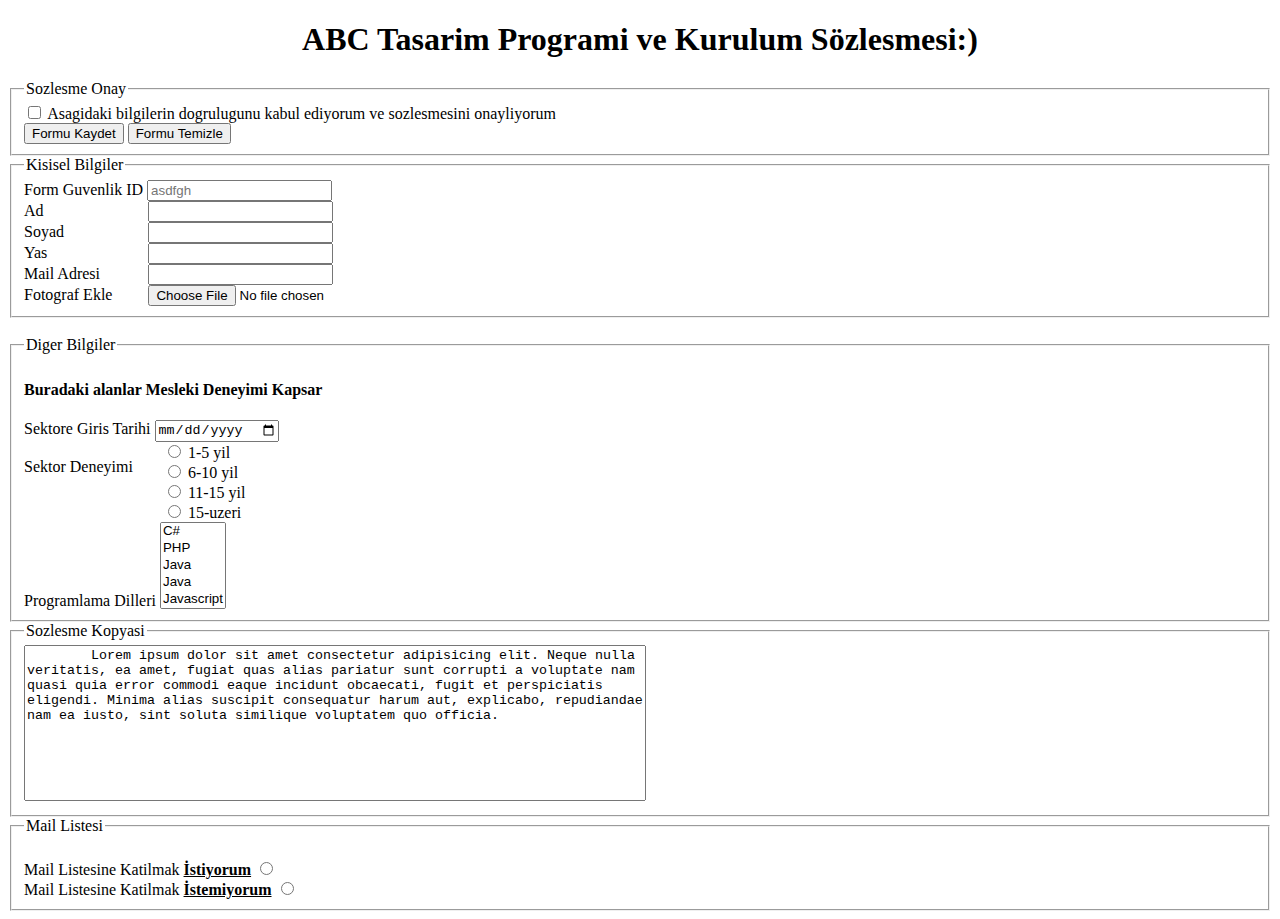
<file: Assignments/ABC TASARIM PROGRAMI/index.html>
<!DOCTYPE html>
<html lang="en">
<head>
    <meta charset="UTF-8">
    <meta name="viewport" content="width=device-width, initial-scale=1.0">
    <title>Odev-1</title>
    <link rel="stylesheet" href="style.css">
</head>
<body>

    <h1 style="text-align: center;">ABC Tasarim Programi ve Kurulum Sözlesmesi:)</h1>
    <form action="">
    <fieldset>
        <legend>Sozlesme Onay</legend>
        <input type="checkbox" name="Formu_kaydet" id="1">
        <label for="1">Asagidaki bilgilerin dogrulugunu kabul ediyorum ve sozlesmesini onayliyorum </label><br>
        
        
        
        
        
        
        <input type="submit" value="Formu Kaydet">
        <input type="submit" value="Formu Temizle">


    </fieldset>

    <fieldset class="okey">
        <legend>Kisisel Bilgiler</legend>
        <label for="input_3">Form Guvenlik ID</label>
        <input type="" name="Ad" id="input_3" placeholder="asdfgh">
        <br>
        <label for="input_4">Ad</label>
        <input type="text" name="ad" id="input_4">
        <br>
        <label for="input_5">Soyad</label>
        <input type="text" name="Ad" id="input_5">
        <br>
        <label for="input_6">Yas</label>
        <input type="" name="soyad" id="input_6">
        <br>
        <label for="input_7">Mail Adresi</label>
        <input type="email" name="mail" id="input_7">
        <br>
        <label for="input_8">Fotograf Ekle</label>
        <input type="file" name="fotograf_sec" id="input_8">
        

    </fieldset>
    <br>
    <fieldset>
        <legend>Diger Bilgiler</legend>
        <h4 style="margin-right: 30px;">Buradaki alanlar Mesleki Deneyimi Kapsar</h4>
        
        <label for="9">Sektore Giris Tarihi</label>
        <input type="date" name="sektore_giris_tarihi" id="9">
        <br>
        
        <div style="display: flex;">
            <p> Sektor Deneyimi</p>
        
                <span class="bom" style="margin: 0 30px;">
                    <input type="radio" name="tecrube" id="11">
                <label for="11">1-5 yil</label>
                <br>
                <input type="radio" name="tecrube" id="12">
                <label for="12">6-10 yil</label>
                <br>
                <input type="radio" name="tecrube" id="13">
                <label for="13">11-15 yil</label>
                <br>
                <input type="radio" name="tecrube" id="14">
                <label for="14">15-uzeri</label>
                </span>
        </div>

        <div>
            <label for="">Programlama Dilleri<label>
            <select name="liste" id="15" size="5">
                <option value="C#">C#</option>
                <option value="C#">PHP</option>
                <option value="Java">Java</option>
                <option value="Java">Java</option>
                <option value="Javascript">Javascript</option>
                <option value=""></option>
            </select>
        </div>
        
    </fieldset>

    <fieldset>
        <legend>Sozlesme Kopyasi</legend>
        <label for="16"></label>
        <textarea name="yorum" id="16" style="resize: none; width: 50%; height: 150px;">
        Lorem ipsum dolor sit amet consectetur adipisicing elit. Neque nulla veritatis, ea amet, fugiat quas alias pariatur sunt corrupti a voluptate nam quasi quia error commodi eaque incidunt obcaecati, fugit et perspiciatis eligendi. Minima alias suscipit consequatur harum aut, explicabo, repudiandae nam ea iusto, sint soluta similique voluptatem quo officia.
        </textarea>
    </fieldset>

    <fieldset>
        <legend>Mail Listesi</legend><br>

        <label for="input_22">Mail Listesine Katilmak <b><span style="text-decoration: underline;">İstiyorum</span></b></label>
        <input type="radio" id="input_22" name="istemiyorum"><br>

        <label for="input_22">Mail Listesine Katilmak <b><span style="text-decoration: underline;">İstemiyorum</span></b></label>
        <input type="radio" id="input_22" name="istemiyorum">
        
    </fieldset>




</form>
    
</body>
</html>
</file>
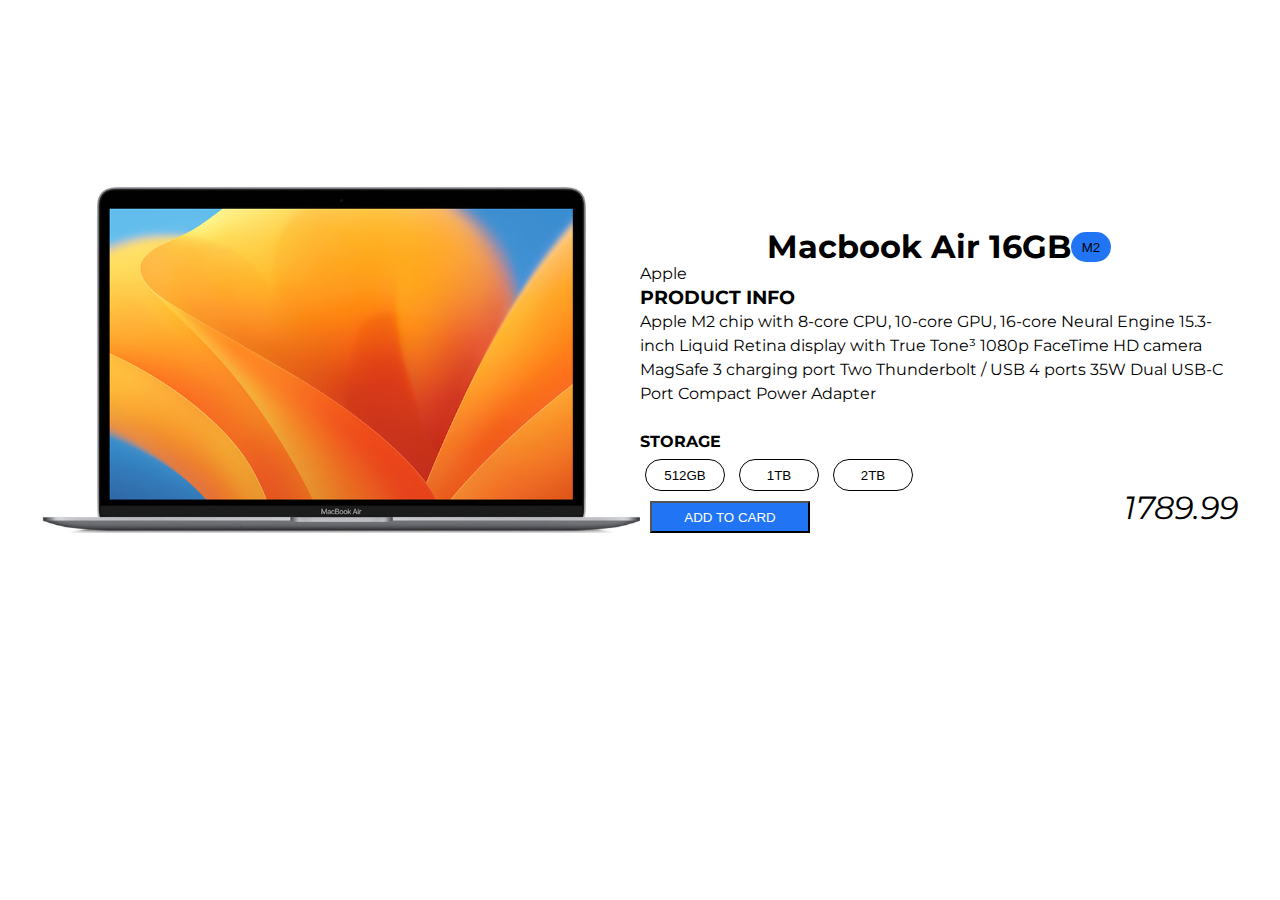
<file: Assignments/apple-air/index.html>
<!DOCTYPE html>
<html lang="en">
  <head>
    <meta charset="UTF-8" />
    <meta name="viewport" content="width=device-width, initial-scale=1.0" />
    <link rel="stylesheet" href="style.css" />
    <link
      rel="stylesheet"
      href="https://cdnjs.cloudflare.com/ajax/libs/font-awesome/6.5.1/css/all.min.css"
      integrity="sha512-DTOQO9RWCH3ppGqcWaEA1BIZOC6xxalwEsw9c2QQeAIftl+Vegovlnee1c9QX4TctnWMn13TZye+giMm8e2LwA=="
      crossorigin="anonymous"
      referrerpolicy="no-referrer"
    />
    <title>Document</title>
  </head>
  <body>
    <!--! SECTION1 IMG  -->
    <div class="container">
      <div class="section">
        <img
          src="./macbook-air-space-gray-select-201810.jfif"
          alt=""
          width="250px"
        />
      </div>
      <!--! SECTION2 INFO -->
      <div class="section2">
        <div class="section3">
          <h1>Macbook Air 16GB</h1>
          <button>M2</button>
        </div>

        <div>
          <p>Apple</p>
        </div>
        <div>
          <h3>PRODUCT INFO</h3>
          <p>
            Apple M2 chip with 8-core CPU, 10-core GPU, 16-core Neural Engine
            15.3-inch Liquid Retina display with True Tone³ 1080p FaceTime HD
            camera MagSafe 3 charging port Two Thunderbolt / USB 4 ports 35W
            Dual USB-C Port Compact Power Adapter
          </p>
          <br />
          <div class="storage">
            <h4>STORAGE</h4>
            <button>512GB</button>
            <button>1TB</button>
            <button>2TB</button>
          </div>
        </div>
        <div class="card">
          <button><i class="fa-solid fa-cart-shopping"></i>ADD TO CARD</button>
          <p><i class="fa-solid fa-dollar-sign">1789.99</i></p>
        </div>
      </div>
    </div>
  </body>
</html>
</file>
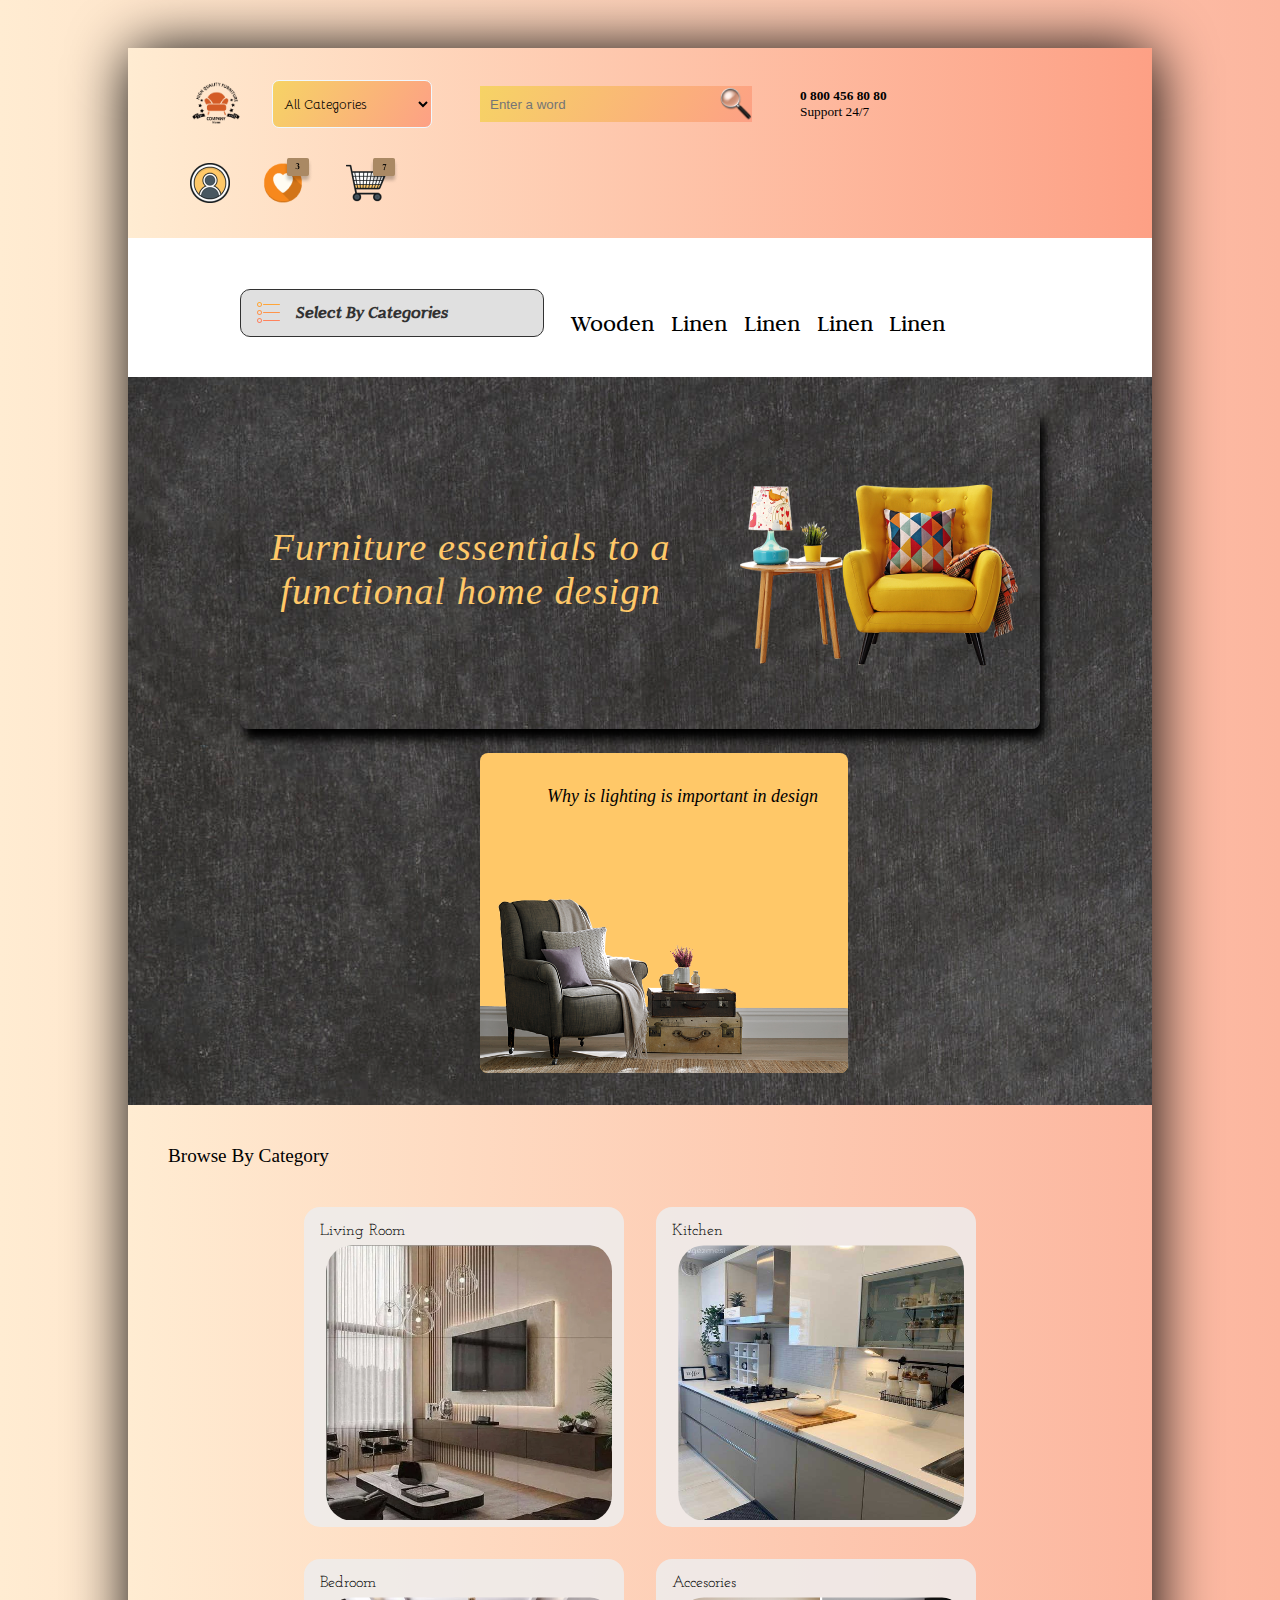
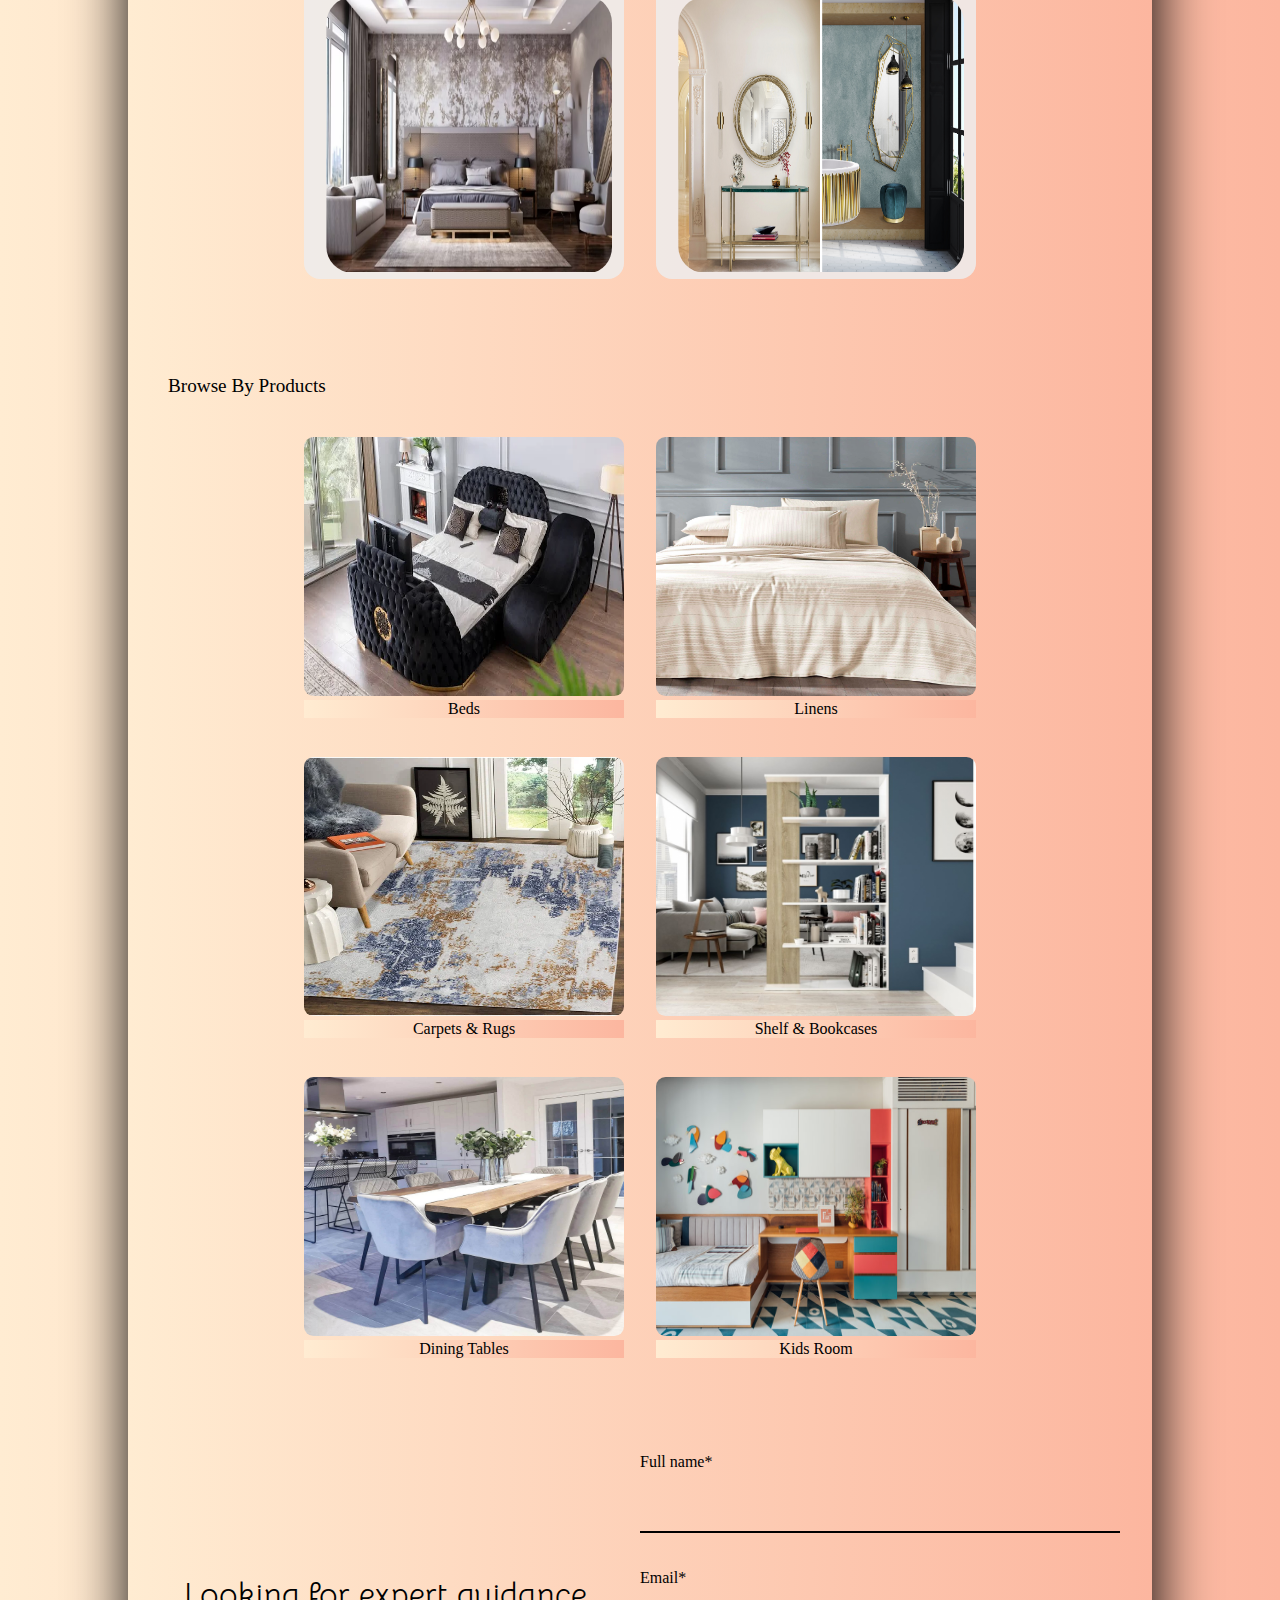
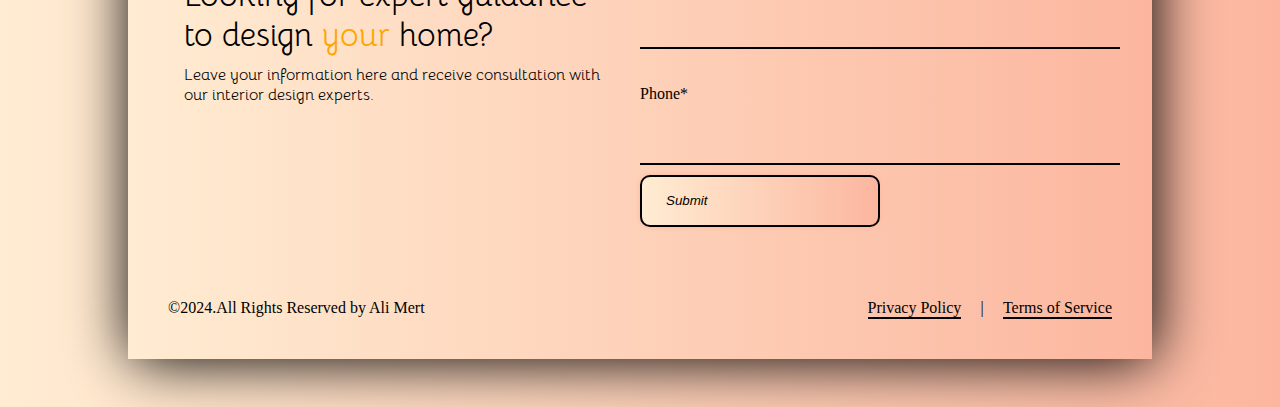
<file: Assignments/home-furnishing/index.html>
<!DOCTYPE html>
<html lang="en">
  <head>
    <meta charset="UTF-8" />
    <meta name="viewport" content="width=device-width, initial-scale=1.0" />
    <link rel="stylesheet" href="style.css" />
    <link
      rel="stylesheet"
      href="https://cdnjs.cloudflare.com/ajax/libs/font-awesome/6.5.1/css/all.min.css"
      integrity="sha512-DTOQO9RWCH3ppGqcWaEA1BIZOC6xxalwEsw9c2QQeAIftl+Vegovlnee1c9QX4TctnWMn13TZye+giMm8e2LwA=="
      crossorigin="anonymous"
      referrerpolicy="no-referrer"
    />
    <title>Home-Furnishing</title>
  </head>
  <body>
    <!--! ICONS -->
    <div class="container">
      <div class="icons">
        <div class="input">
          <img src="./img/logo.png" alt="" / class="logo">
          <div class="select-by-categories">
            <select name="" id="">
              <option value="">All Categories</option>
              <option value="">Wooden</option>
              <option value="">Linen</option>
              <option value="">Bedroom</option>
              <option value="">Kitchen</option>
            </select>
          </div>
          <div id="search">
            <input type="text" name="" id="" placeholder="Enter a word" />
            <img src="./img/magnifier.png" alt="" />
          </div>
          <div class="support">
            <p id="number">0 800 456 80 80</p>
            <p id="support">Support 24/7</p>
          </div>
        </div>
        <div class="icon">
          <img src="./img/user.png" alt="" />
          <img src="./img/heart.png" alt="" />
          <img src="./img/shoppingCart.png" alt="" />
        </div>
      </div>
      <!--! ICONS OVER -->
      <!--! LISTS -->
      <div class="conta">
        <div class="container2">
          <div id="button">
            <img src="./img/unordered-list.png" alt="" />
            <p class="paragraf 8"><b>Select By Categories</b></p>
          </div>
          <ul class="lists">
            <li>Wooden</li>
            <li>Linen</li>
            <li>Linen</li>
            <li>Linen</li>
            <li>Linen</li>
          </ul>
        </div>
      </div>
      <!--! LISTS OVER -->
      <!--! INTRODUCE TO FURNITURE -->
      <header>
        <div class="furniture-essentials">
          <div class="furniture-paragraf">
            <p>Furniture essentials to a functional home design</p>
          </div>
          <div class="sofa">
            <img src="./img/sofa.png" alt="" />
          </div>
        </div>
        <div class="light">
          <p class="light-p">Why is lighting is important in design</p>
          <img src="./img/armchair.png" alt="" />
        </div>
      </header>
      <!--! INTRODUCE TO FURNITURE OVER -->
      <!--! BROWSE BY CATEGORY -->
      <section class="category">
        <div class="category1">
          <h3 class="h3">Browse By Category</h3>
          <div class="category2">
            <div class="category3">
              <p>Living Room</p>
              <img src="./img/living-room.jpg" alt="" />
            </div>
            <div class="category3">
              <p>Kitchen</p>
              <img src="./img/kitchen.jpg" alt="" />
            </div>
            <div class="category3">
              <p>Bedroom</p>
              <img src="./img/bedroom.jpg" alt="" />
            </div>
            <div class="category3">
              <p>Accesories</p>
              <img src="./img/accesories.png" alt="" />
            </div>
          </div>
        </div>
      </section>
      <!--! BROWSE BY CATEGORY OVER -->

      <!--! BROWSE BY PRODUCTS  -->
      <section class="product">
        <div class="product1">
          <h3 class="h3">Browse By Products</h3>
          <div class="product2">
            <div class="product3">
              <img src="./img/bed.jpg" alt="" />
              <p class="product paragraf">Beds</p>
            </div>
            <div class="product3">
              <img src="./img/linen.jpeg" alt="" />
              <p class="product paragraf">Linens</p>
            </div>
            <div class="product3">
              <img src="./img/carpet.jpg" alt="" />
              <p class="product paragraf">Carpets & Rugs</p>
            </div>
            <div class="product3">
              <img src="./img/shelfs.jpg" alt="" />
              <p class="product paragraf">Shelf & Bookcases</p>
            </div>
            <div class="product3">
              <img src="./img/dining-table.jpg" alt="" />
              <p class="product paragraf">Dining Tables</p>
            </div>
            <div class="product3">
              <img src="./img/kids.jpg" alt="" />
              <p class="product paragraf">Kids Room</p>
            </div>
          </div>
        </div>
      </section>
      <!--! BROWSE BY PRODUCTS OVER  -->

      <!--! CONTACTS INFORMATIONS  -->
      <div class="contact">
        <div class="contact2">
          <p class="paragraf5">
            Looking for expert guidance to design
            <span style="color: orange">your</span> home?
          </p>
          <p id="paragraf5">
            Leave your information here and receive consultation with our
            interior design experts.
          </p>
        </div>
        <div class="forms">
          <form action="">
            <div class="form-name">
              <label for="name">Full name*</label>
              <input type="text" name="name" id="name" />
            </div>
            <br /><br />
            <div class="form-email">
              <label for="email">Email*</label>
              <input type="email" name="email" id="email" />
            </div>
            <br /><br />
            <div class="form-phone">
              <label for="phone">Phone*</label>
              <input type="tel" name="phone" id="phone" />
            </div>

            <button class="submit">Submit</button>
          </form>
        </div>
      </div>

      <!--! RESERVED  -->
      <div>
        <div class="reserved">
          <p>©2024.All Rights Reserved by Ali Mert</p>
          <div class="policy">
            <a href="#">Privacy Policy</a>|
            <a href="#">Terms of Service</a>
          </div>
        </div>
      </div>
    </div>
  </body>
</html>
</file>
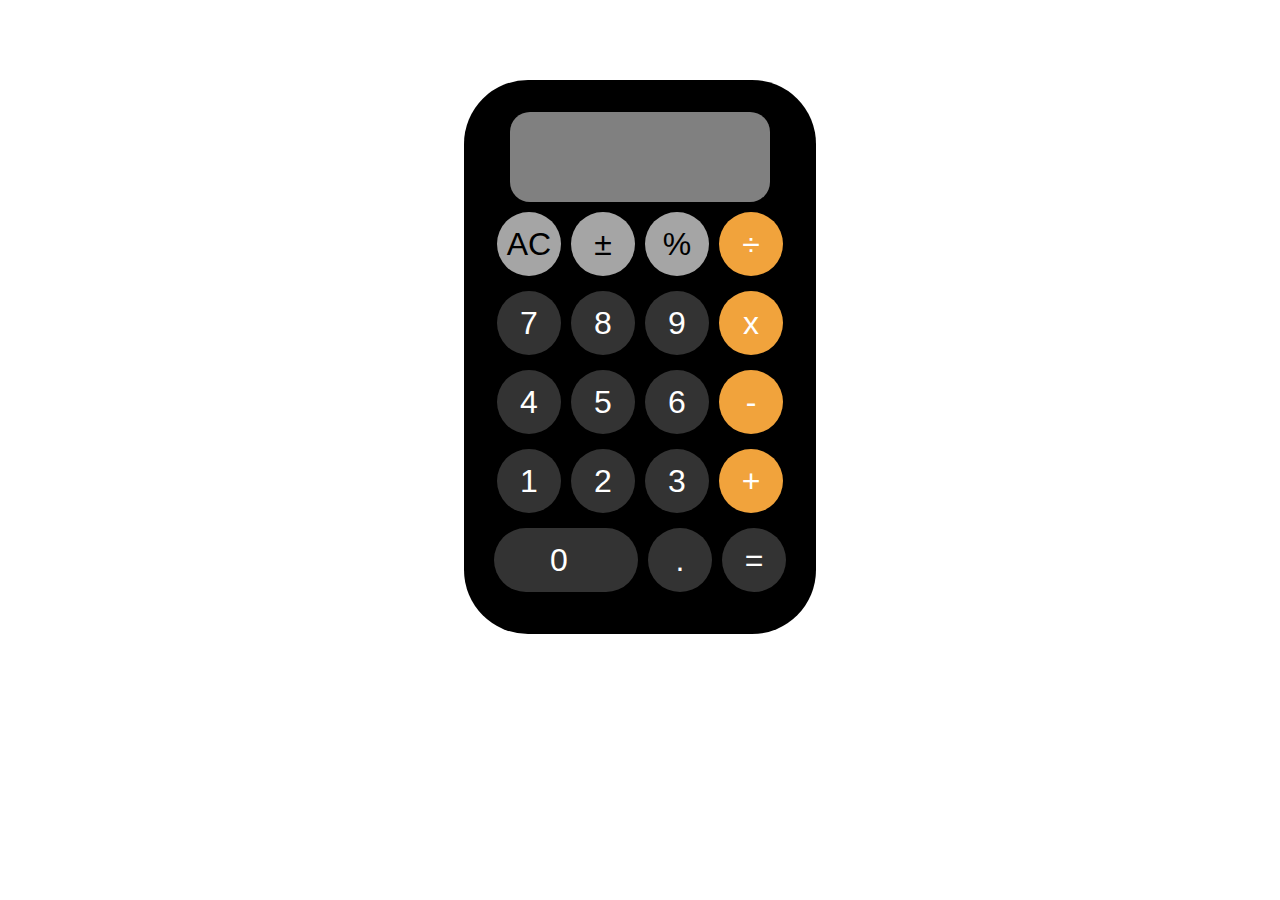
<file: Assignments/ios calculator-3/index.html>
<!DOCTYPE html>
<html lang="en">
  <head>
    <meta charset="UTF-8" />
    <meta name="viewport" content="width=device-width, initial-scale=1.0" />
    <link rel="stylesheet" href="style.css" />
    <title>Document</title>
  </head>
  <body>
    <!DOCTYPE html>
    <html lang="en">
      <head>
        <meta charset="UTF-8" />
        <meta name="viewport" content="width=device-width, initial-scale=1.0" />
        <link rel="stylesheet" href="style.css" />
        <title>Document</title>
      </head>
      <body>
        <div class="calculator">
          <div id="display"></div>
          <div class="buttons-container">
            <div class="function">
              <div class="button function ac">AC</div>
              <div class="button function pm">±</div>
              <div class="button function percent">%</div>
              <div class="button operator division">÷</div>
            </div>
            <div class="button1">
              <div class="button num number-7">7</div>
              <div class="button num number-8">8</div>
              <div class="button num number-9">9</div>
              <div class="button operator multiplication">x</div>
            </div>
            <div class="button2">
              <div class="button num number-4">4</div>
              <div class="button num number-5">5</div>
              <div class="button num number-6">6</div>
              <div class="button operator subtraction">-</div>
            </div>
            <div class="button3">
              <div class="button num number-1">1</div>
              <div class="button num number-2">2</div>
              <div class="button num number-3">3</div>
              <div class="button operator addition">+</div>
            </div>
            <div class="button4">
              <div class="button num number-0">0</div>
              <div class="button num decimal">.</div>
              <div class="button equal">=</div>
            </div>
          </div>
        </div>
        
      </body>
    </html>
  </body>
</html>
</file>
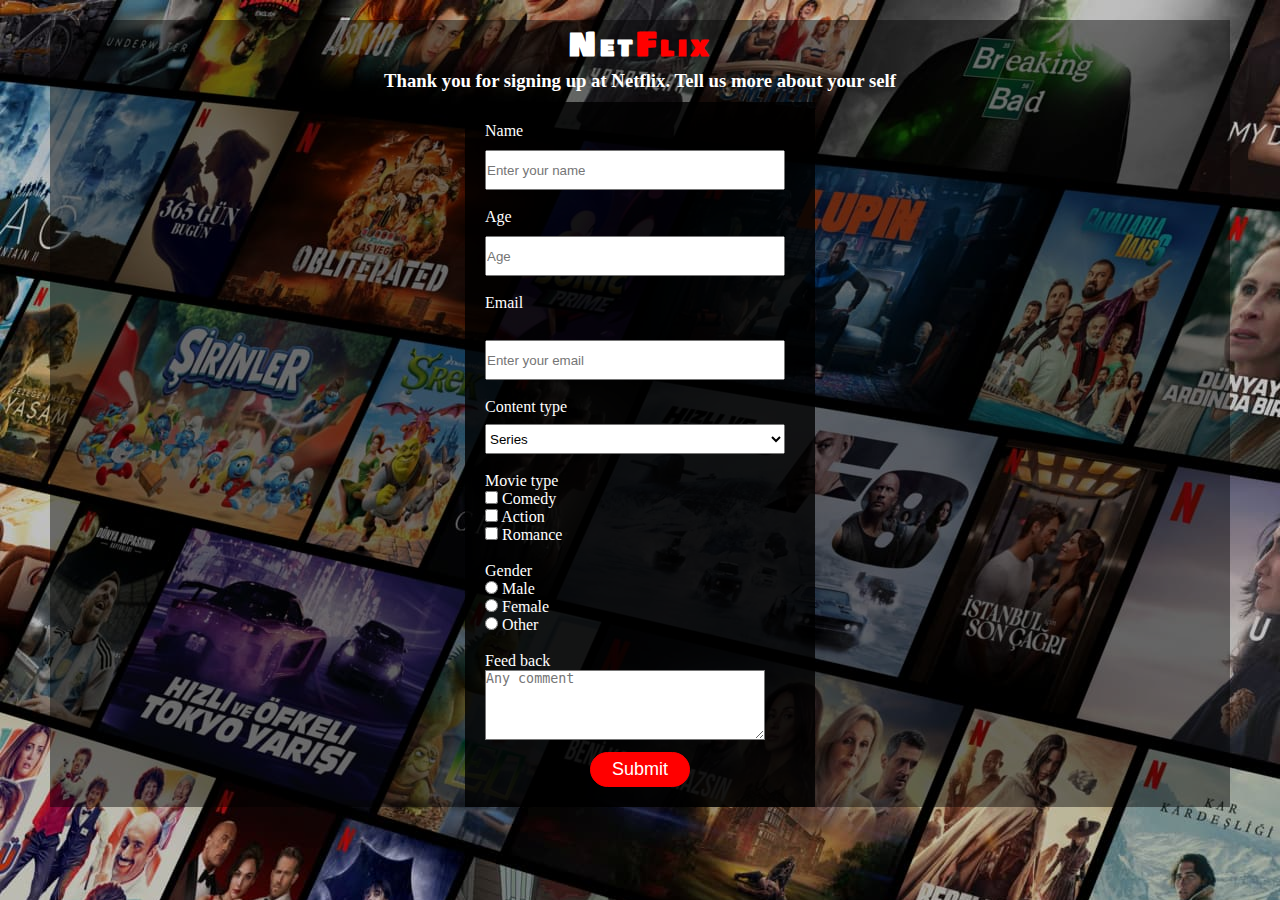
<file: Assignments/netflix/index.html>
<!DOCTYPE html>
<html lang="en">
<head>
    <meta charset="UTF-8">
    <meta name="viewport" content="width=device-width, initial-scale=1.0">
    <title>Netflix Signup</title>
    <link rel="stylesheet" href="style.css">
    <link rel="shortcut icon" href="./img/netflixlogo.0.0.1466448626.jfif" type="image/x-icon">
    <link rel="preconnect" href="https://fonts.googleapis.com%22%3E/
    <link rel="preconnect" href="https://fonts.gstatic.com/" crossorigin>
    <link href="https://fonts.googleapis.com/css2?family=Bowlby+One+SC&display=swap" rel="stylesheet">
</head>
<body>
    <form action="./result.html" method="get">


    <!-- Heading -->
    <form action="./result.html" method="get"></form>

    <div class="content">
        <h1 style="font-family: 'Bowlby One SC', sans-serif; text-align: center; font-variant: small-caps; color: white; font-variant: small-caps; letter-spacing: 4px;">Net<span style="color: red;">Flix</span></h1>
        <h3 class="p-element">
        Thank you for signing up at Netflix. Tell us more about your self
        </h3>
   
        <div class="container">
            
            <form>
                <!-- Personal Informations -->
                <label for="name">Name</label><br>
                <input type="text" id="name" name="name" required placeholder="Enter your name">
                <br><br>
                <label for="age">Age</label><br>
                <input type="number" id="age" name="age" min="1"required placeholder="Age">
                <br><br>
                <label for="email">Email</label>
                <br><br>
                <input type="email" id="email" name="email" required placeholder="Enter your email"><br><br>
         
            

                <!-- Contents -->
                <label for="content-type">Content type</label><br>
                <select id="content-type" name="content-type" required>
                    <option value="series">Series</option>
                    <option value="movie">Movie</option>
                </select><br>
   
                <br>
                <!-- Movie Types -->
                <label for="movie-type">Movie type</label><br>
                <input type="checkbox" id="movie-type1">
                <label for="movie-type1">Comedy</label><br>
                <input type="checkbox" id="movie-type2">
                <label for="movie-type2">Action</label><br>
                <input type="checkbox" id="movie-type3">
                <label for="movie-type3">Romance</label><br>
    
                <br>
                <!-- Genders -->
                <label for="gender">Gender</label>
                <br>
                <input type="radio" id="gender0" name="cinsiyet">
                <label for="gender0">Male</label>
                <br>
                <input type="radio" id="gender1" name="cinsiyet">
                <label for="gender1">Female</label>
                <br>
                <input type="radio" id="gender2" name="cinsiyet">
                <label for="gender2">Other</label>
                <br>
        
                <br>
                <!-- Feedbacks and submit buttons -->
                <label for="yorum">Feed back</label> <br>
                <textarea name="girilen_yorum" id="yorum" placeholder="Any comment" rows="45" cols="15"></textarea>
        
                <br>
                <div id="yorum4"><input type="submit" value="Submit"></div>  
            </form>
        </div>
    </div>
</body>
</html>
</file>
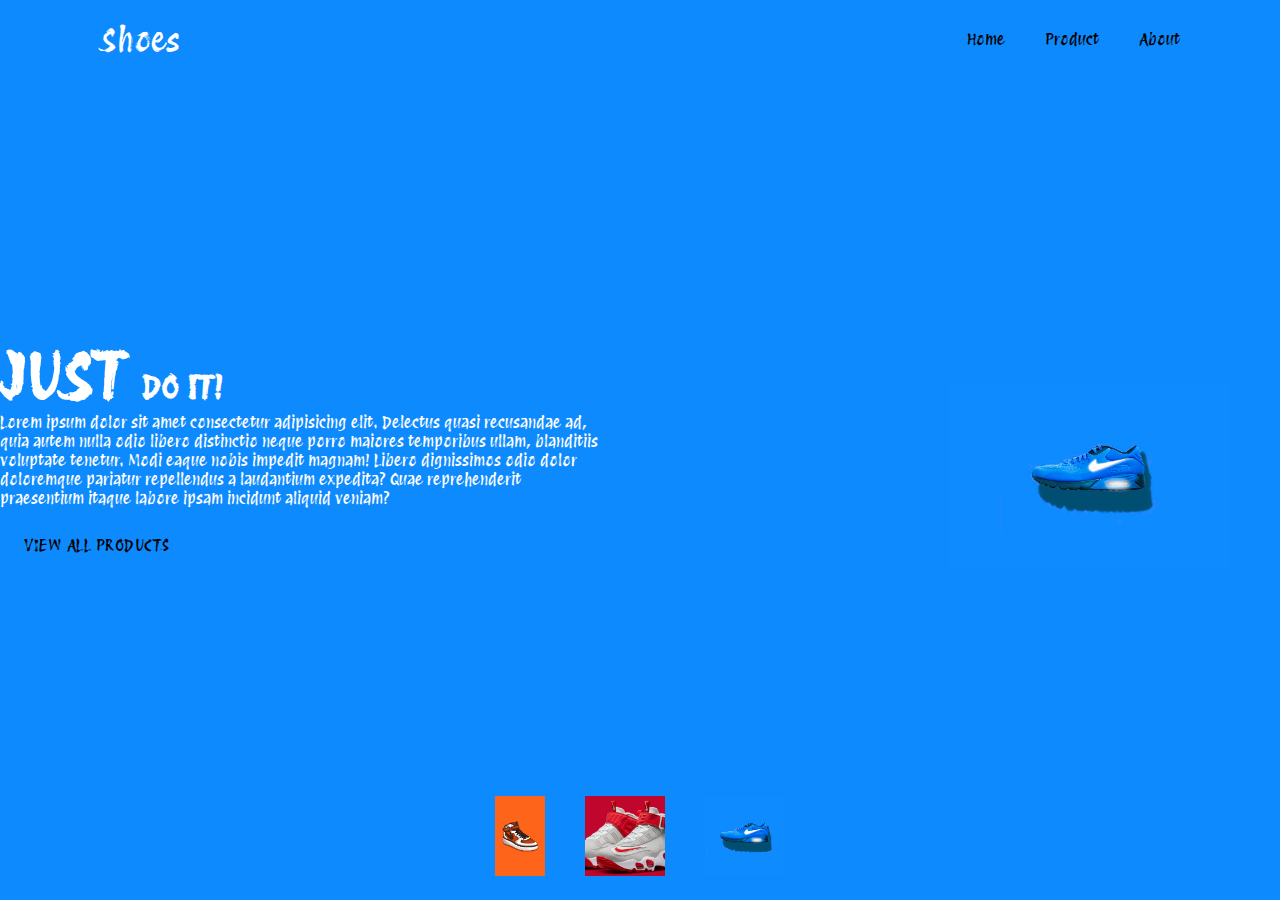
<file: Assignments/nike.testing/index.html>
<!DOCTYPE html>
<html lang="en">
  <head>
    <meta charset="UTF-8" />
    <meta name="viewport" content="width=device-width, initial-scale=1.0" />
    <link rel="stylesheet" href="style.css" />
    <link rel="preconnect" href="https://fonts.googleapis.com" />
    <link rel="preconnect" href="https://fonts.gstatic.com" crossorigin />
    <link
      href="https://fonts.googleapis.com/css2?family=Protest+Revolution&display=swap"
      rel="stylesheet"
    />
    <link
      style="background-size: cover"
      rel="shortcut icon"
      href="./img/logo.jpg"
    />
    <title>Nike</title>
  </head>
  <body>
    <section class="home">
      <header>
        <a href="" class="logo">Shoes</a>
        <ul>
          <li><a href="">Home</a></li>
          <li><a href="">Product</a></li>
          <li><a href="">About</a></li>
        </ul>
      </header>
      <div class="content">
        <div class="textBox">
          <h2>Just <span>Do It!</span></h2>
          <p>
            Lorem ipsum dolor sit amet consectetur adipisicing elit. Delectus
            quasi recusandae ad, quia autem nulla odio libero distinctio neque
            porro maiores temporibus ullam, blanditiis voluptate tenetur. Modi
            eaque nobis impedit magnam! Libero dignissimos odio dolor doloremque
            pariatur repellendus a laudantium expedita? Quae reprehenderit
            praesentium itaque labore ipsam incidunt aliquid veniam?
          </p>
          <a href="https://www.nike.com/tr/" target="_blank"
            >View all products</a
          >
        </div>
        <div class="imgBox">
          <img src="./img/4.jpg" alt="" class="sports" />
        </div>
      </div>
      <ul class="thumb">
        <li>
          <img
            src="./img/5.jpg"
            onclick="imgSlider('./img/5.jpg'); changeColor('#FE641A');"
          />
        </li>
        <li>
          <img
            src="./img/6.jpg"
            onclick="imgSlider('./img/6.jpg'); changeColor('#C0062D');"
          />
        </li>
        <li>
          <img
            src="./img/4.jpg"
            onclick="imgSlider('./img/4.jpg'); changeColor('#0e8aff');"
          />
        </li>
      </ul>
    </section>

    <script src="script.js"></script>
  </body>
</html>
</file>
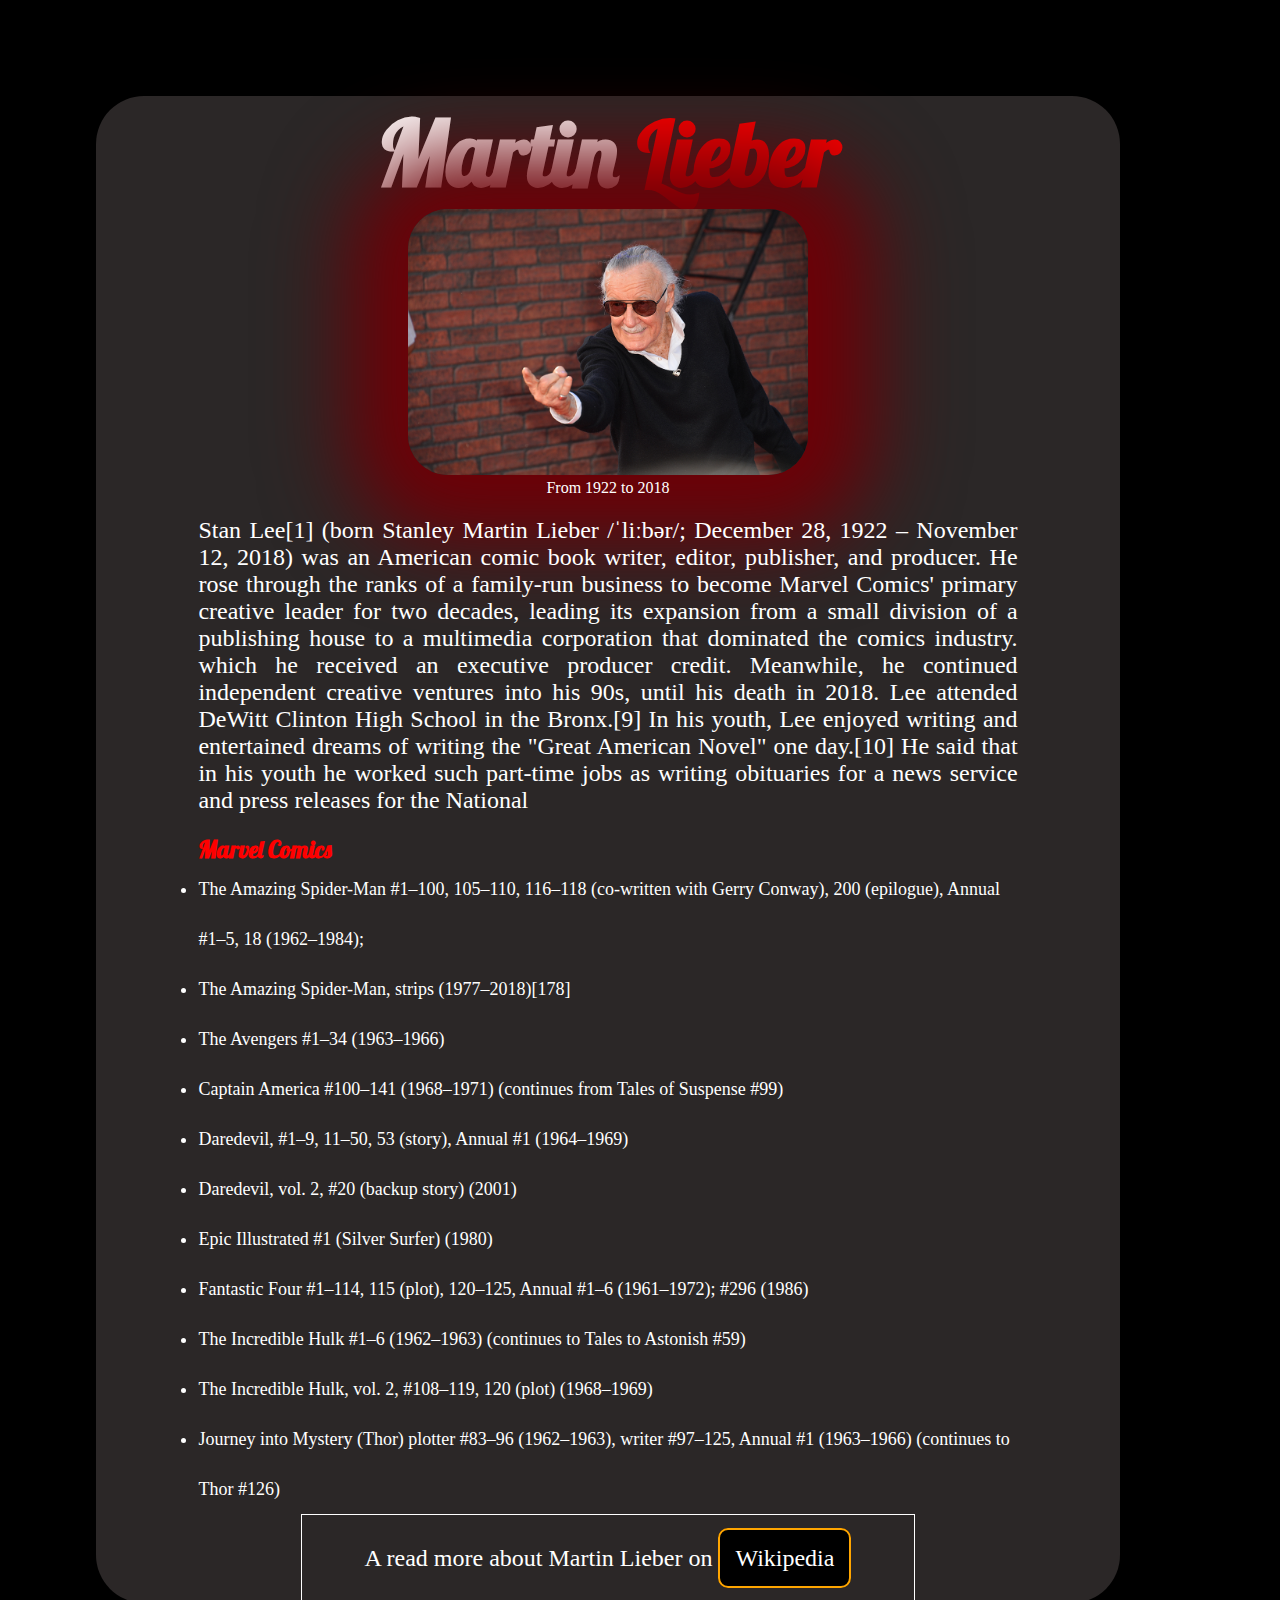
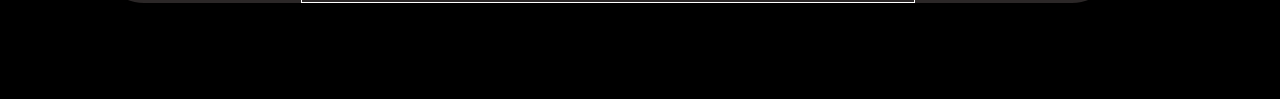
<file: Assignments/stan-lee/index.html>
<!DOCTYPE html>
<html lang="en">
  <head>
    <meta charset="UTF-8" />
    <meta http-equiv="X-UA-Compatible" content="IE=edge" />
    <meta name="viewport" content="width=device-width, initial-scale=1.0" />
    <link rel="preconnect" href="https://fonts.googleapis.com" />
    <link rel="preconnect" href="https://fonts.gstatic.com" crossorigin />
    <link
      href="https://fonts.googleapis.com/css2?family=Lobster&display=swap"
      rel="stylesheet"
    />
    <link rel="stylesheet" href="style.css" />
    <title>Stan-Lee</title>
  </head>
  <body>
    <div class="container">
      <h1 class="heading" id="title">Martin <span id="span1">Lieber</span></h1>

      <div id="img-div">
        <img src="./stan-lee.jpg" alt="" id="image" />
        <p id="date">From 1922 to 2018</p>
      </div>

      <p id="info">
        Stan Lee[1] (born Stanley Martin Lieber /ˈliːbər/; December 28, 1922 –
        November 12, 2018) was an American comic book writer, editor, publisher,
        and producer. He rose through the ranks of a family-run business to
        become Marvel Comics' primary creative leader for two decades, leading
        its expansion from a small division of a publishing house to a
        multimedia corporation that dominated the comics industry. which he
        received an executive producer credit. Meanwhile, he continued
        independent creative ventures into his 90s, until his death in 2018. Lee
        attended DeWitt Clinton High School in the Bronx.[9] In his youth, Lee
        enjoyed writing and entertained dreams of writing the "Great American
        Novel" one day.[10] He said that in his youth he worked such part-time
        jobs as writing obituaries for a news service and press releases for the
        National
      </p>
      <h2 class="heading" id="marvel">Marvel Comics</h2>

      <ul>
        <li>
          The Amazing Spider-Man #1–100, 105–110, 116–118 (co-written with Gerry
          Conway), 200 (epilogue), Annual #1–5, 18 (1962–1984);
        </li>
        <li>The Amazing Spider-Man, strips (1977–2018)[178]</li>
        <li>The Avengers #1–34 (1963–1966)</li>
        <li>
          Captain America #100–141 (1968–1971) (continues from Tales of Suspense
          #99)
        </li>

        <li>Daredevil, #1–9, 11–50, 53 (story), Annual #1 (1964–1969)</li>

        <li>Daredevil, vol. 2, #20 (backup story) (2001)</li>

        <li>Epic Illustrated #1 (Silver Surfer) (1980)</li>

        <li>
          Fantastic Four #1–114, 115 (plot), 120–125, Annual #1–6 (1961–1972);
          #296 (1986)
        </li>

        <li>
          The Incredible Hulk #1–6 (1962–1963) (continues to Tales to Astonish
          #59)
        </li>
        <li>The Incredible Hulk, vol. 2, #108–119, 120 (plot) (1968–1969)</li>

        <li>
          Journey into Mystery (Thor) plotter #83–96 (1962–1963), writer
          #97–125, Annual #1 (1963–1966) (continues to Thor #126)
        </li>
      </ul>

      <p id="footer">
        A read more about Martin Lieber on
        <a
          href="https://en.wikipedia.org/wiki/Stan_Lee"
          t
          arget="_blank"
          id="link1"
          >Wikipedia</a
        >
      </p>
      
    </div>
  </body>
</html>
</file>
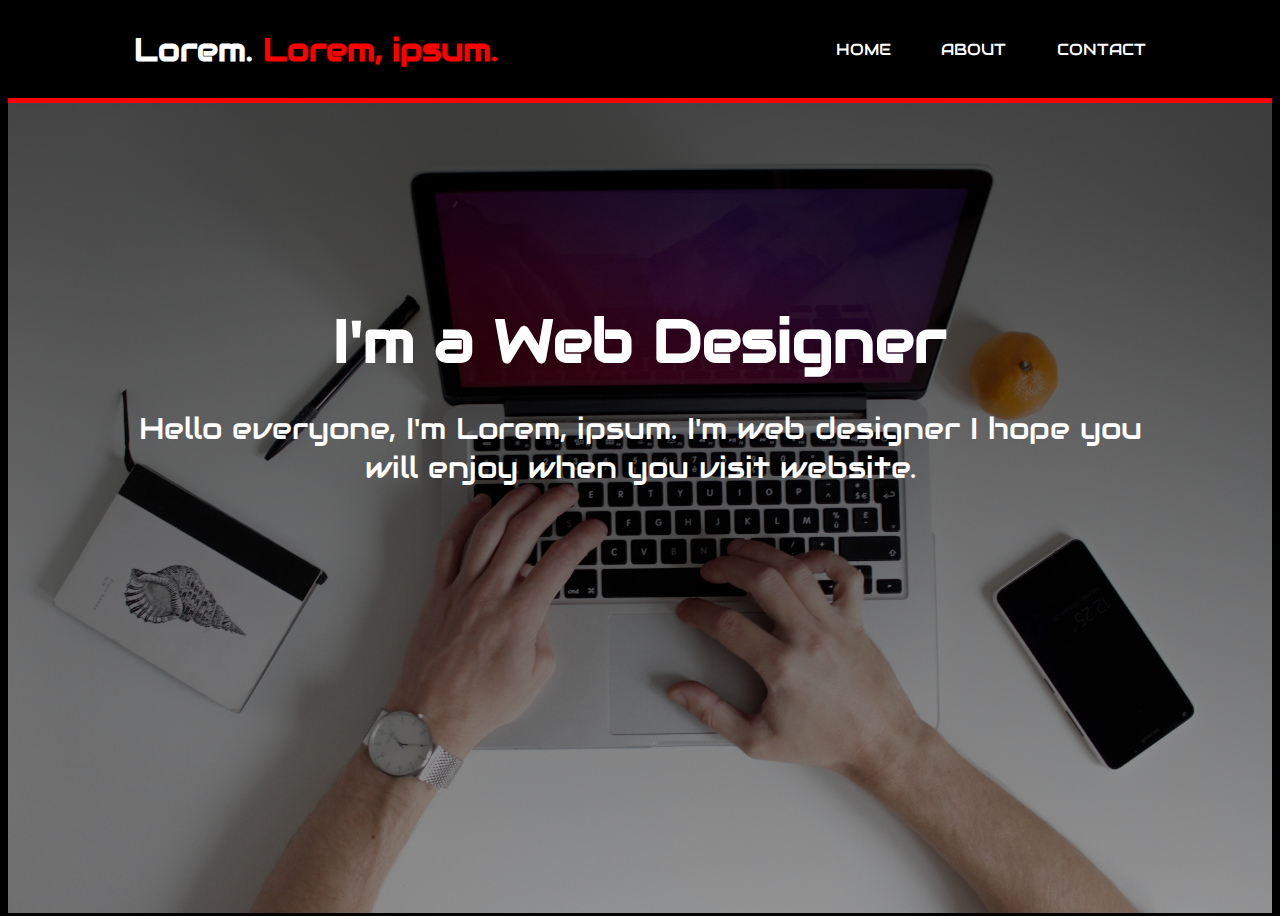
<file: Free-Study/Portfolio/index.html>
<!DOCTYPE html>
<html lang="en">

<head>
    <meta charset="UTF-8">
    <meta name="viewport" content="width=device-width, initial-scale=1.0">
    <title>Lorem, ipsum dolor. Portfolio Page</title>
    <link rel="stylesheet" href="style.css">
    <link rel="stylesheet" href="https://fonts.googleapis.com/css?family=Audiowide">
</head>

<body>
    <div class="header">
        <div class="container" id="container1">
            <div class="branding">
                <h1>Lorem. <span class="spanColor">Lorem, ipsum. </span> </h1>
            </div>
            <div class="nav">
                <ul class="list">
                    <li><a href="index.html">HOME</a></li>
                    <li><a href="about.html">ABOUT</a></li>
                    <li><a href="contact.html">CONTACT</a></li>
                </ul>
            </div>
        </div>
    </div>

    <div class="main">
        <div class="container">

            <h1>
                I'm a Web Designer
            </h1>
            <p>
                Hello everyone, I'm Lorem, ipsum. I'm web designer I hope you will enjoy when you visit website.
            </p>

        </div>
    </div>
</body>

</html>
</file>
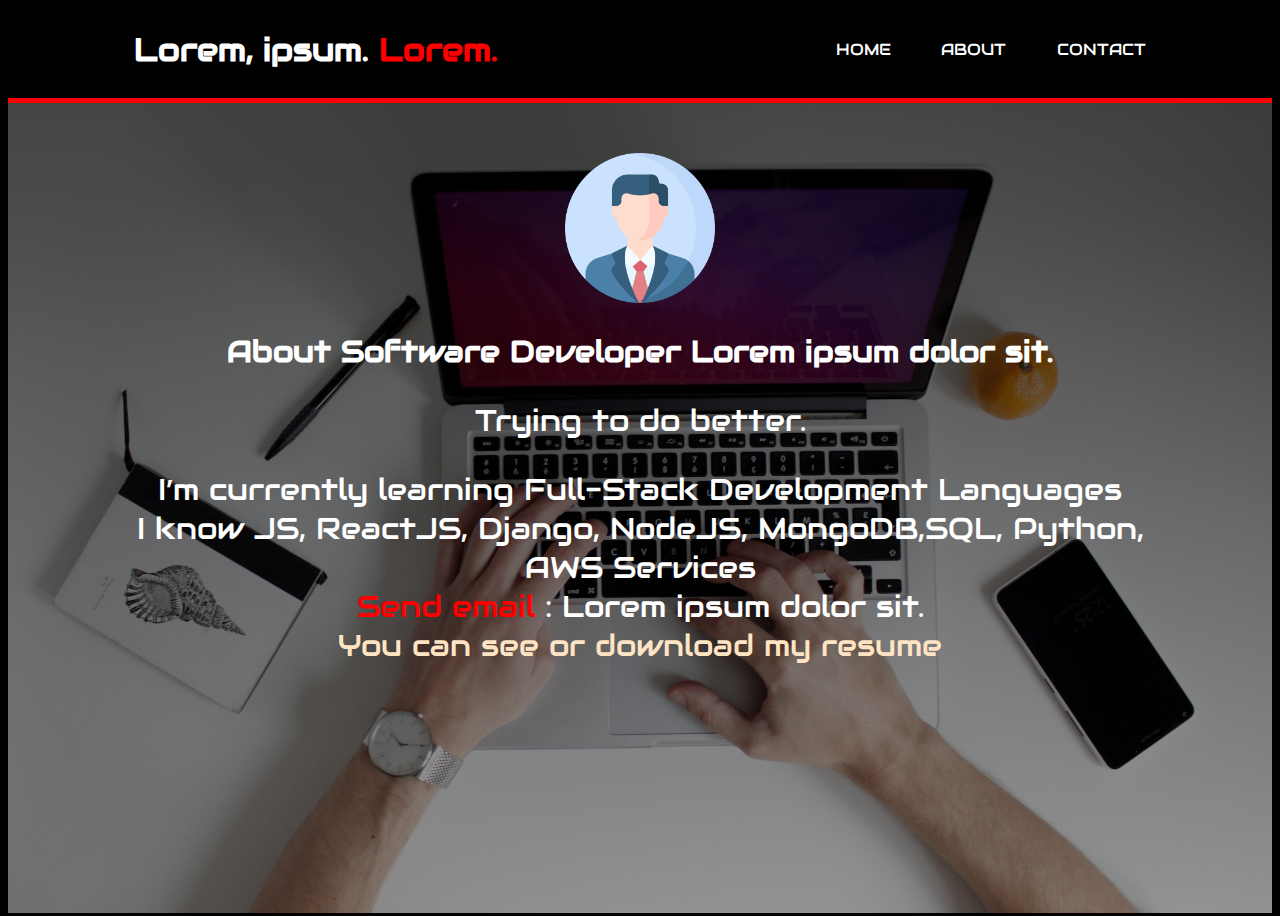
<file: Free-Study/Portfolio/about.html>
<!DOCTYPE html>

<html lang="en">

<head>
    <meta charset="UTF-8">
    <meta name="viewport" content="width=device-width, initial-scale=1.0">
    <title>About Page</title>
    <link rel="stylesheet" href="https://fonts.googleapis.com/css?family=Audiowide">
    <link rel="stylesheet" href="style.css">
</head>

<body>
    <div class="header">
        <div class="container" id="container1">
            <div class="branding">
                <h1>Lorem, ipsum. <span class="spanColor">Lorem. </span> </h1>
            </div>
            <div class="nav">
                <ul class="list">
                    <li><a href="index.html">HOME</a></li>
                    <li><a href="about.html">ABOUT</a></li>
                    <li><a href="contact.html">CONTACT</a></li>
                </ul>
            </div>
        </div>
    </div>
    <div class="main">
        <div class="container">
            <img src="./profileman.png" alt="">
            <h2>
                About Software Developer Lorem ipsum dolor sit.
            </h2>
            <p>
                Trying to do better.
            </p>
            <p>I’m currently learning Full-Stack Development Languages<br/>
                I know JS, ReactJS, Django, NodeJS, MongoDB,SQL, Python, AWS Services<br/>
                <span style="color:
                red">Send email</span> : Lorem ipsum dolor sit. <br> <a target="_blank" href="https://docs.google.com/document/d/1OPSm6gnz3LOgUwJnlKELFleQQDUP5g7z/edit?usp=sharing&ouid=110567702499196776715&rtpof=true&sd=true">You can see or download my resume</a></p>

        </div>
    </div>
</body>

</html>
</file>
<file: Assignments/ABC TASARIM PROGRAMI/style.css>
#input_4{
    margin-left: 100px;
}
/* .okey label{
    display: inline-block;
    width: 200px;
} */
#input_5{
    margin-left: 80px;
}#input_6{
    margin-left: 97px;
}#input_7{
    margin-left: 44px;
}#input_8{
    margin-left: 32px;
}
</file>
<file: Assignments/apple-air/style.css>
@import url("https://fonts.googleapis.com/css2?family=Montserrat:wght@500&display=swap");
body {
  font-family: "Montserrat", sans-serif;
}
* {
  margin: 0;
  padding: 0;
  box-sizing: border-box;
}
.container {
  display: flex;
  border: 2px solid white;
  width: 1200px;
  margin: 80px auto;
  /* box-shadow: rgba(101, 46, 240, 0.4) -5px 5px,
    rgba(46, 59, 240, 0.3) -10px 10px, rgba(198, 46, 240, 0.2) -15px 15px,
    rgba(240, 46, 170, 0.1) -20px 20px, rgba(98, 43, 174, 0.05) -25px 25px; */
}
.section {
  /* border: 2px solid black; */
  display: flex;
  text-align: center;
  justify-content: center;
  flex: 1;
}
.section img {
  width: 100%;
}
.section2 {
  /* border: 2px solid red; */
  flex: 1;
  justify-content: center;
  margin-top: 150px;
  line-height: 24px;
  font-size: 16px;
}
.section3 {
  display: flex;
  align-items: center;
  justify-content: center;
}
.section3 button {
  width: 40px;
  height: 30px;
  background-color: #2175f5;
  border: none;
  border-radius: 15px;
}
.storage button {
  width: 5rem;
  border-radius: 20px;
  background-color: inherit;
  border: 0.2px solid;
  margin: 5px;
  height: 2rem;
}
.storage button:hover {
  background-color: #2175f5;
  cursor: pointer;
}
.card {
  /* border: 2px solid red; */
  display: flex;
  justify-content: space-between;
}
.card button {
  /* border: 2px solid red; */
  margin: 5px;
  width: 10rem;
  height: 2rem;
  background-color: #2175f5;
  /* justify-content: center;
  text-align: center; */
  color: white;

  /* background-color: inherit; */
  margin-left: 10px;
}
.card p {
  /* border: 2px solid red; */
  font-size: xx-large;
}
.fa-solid fa-dollar-sign {
  border: 2.5px solid blue;
}
.card button:hover {
  cursor: pointer;
}
</file>
<file: Assignments/home-furnishing/style.css>
@import url("https://fonts.googleapis.com/css2?family=Bellota&family=Josefin+Slab:wght@500&family=Judson&display=swap");

* {
  margin: 0;
  padding: 0;
  box-sizing: border-box;
}
body {
  background-color: #fbab7e;
  background-image: linear-gradient(to right, #fbab7e 0%, #f7ce68 100%);
  background-image: linear-gradient(to right, #ffecd2 0%, #fcb69f 100%);
}
.container {
  /* border: 1px solid red; */
  width: 80%;
  background-color: #fff;
  margin: 3rem auto;
  border-radius: 1rem;
  box-shadow: 2px 2px 60px black;

  /* display: flex;
  flex-wrap: wrap; */
}
.logo {
  /* border: 2px solid red; */
  margin: 1rem;
  height: 3rem;
  border-radius: 15px;
}
#button {
  border: 1.5px solid;
  opacity: 0.8;
  background-color: gray;
  width: 15rem;
  height: 2.2rem;
  display: flex;
  align-items: center;
  padding: 1.2rem;
  font-family: "Judson", serif;
  font-style: italic;
}
#search {
  width: 17rem;
  height: 2.2rem;
  /* background-color: #d9d9d9; */
  background-image: linear-gradient(120deg, #f6d365 0%, #fda085 100%);
  display: flex;
  align-items: center;
  justify-content: space-between;
  margin-left: 2rem;
}
#search input {
  outline: none;
  padding: 10px;
  border: none;
  background-color: inherit;
}

.input {
  display: flex;
  align-items: center;
  flex-wrap: wrap;
  gap: 1rem;
}
#search img {
  width: 2rem;
  height: 2rem;
}
.support {
  margin-left: 2rem;
  /* text-align: right; */
  font-size: smaller;
}
#number {
  font-weight: 700;
}

.input select {
  /* border: 2px solid red; */
  background-image: linear-gradient(120deg, #f6d365 0%, #fda085 100%);
  border-radius: 7px;
  padding: 7px;
  border-color: aliceblue;
  font-family: "Bellota", system-ui;
  width: 10rem;
  height: 3rem;
}
.icons {
  padding: 1rem 3rem;
  display: flex;
  justify-content: space-between;
  align-items: center;
  flex-wrap: wrap;
  /* margin-left: 0rem; */
  border-bottom: 0.2rem solid #fff;
  /* border-radius: 20px; */
  /* border: 2px solid red; */
  /* border-bottom: px dashed black; */
  background-image: linear-gradient(to right, #ffecd2 0%, #fda085 100%);
}
.icon {
  margin-right: 1.8rem;
}
.icon img {
  padding: 0.9rem;
}
ul li {
  display: inline-block;
  /* border: 2px solid red; */
  font-size: 1.5rem;
  font-weight: 400;
  margin-left: 0.8rem;
}
div.container2 {
  /* border: 2px solid fuchsia; */
  display: flex;
  align-items: flex-end;
  flex-wrap: wrap;

  margin-top: 2rem;
  margin-left: 4rem;
  gap: 0.9rem;
  padding: 1rem 3rem;
  font-family: "Judson", serif;
}

#button {
  width: 19rem;
  background-color: #d9d9d9;
  height: 3rem;
  display: flex;
  align-items: center;
  padding: 1rem;
  /* border: 2px solid red; */
  border-radius: 10px;
  font-family: "Judson", serif;
  font-style: italic;
  gap: 1rem;
  font-size: large;
}

header {
  background-image: url(./img/stock.jpg);
  margin-top: 1.5rem;
  /* border: 2px solid blue; */
  padding: 2rem 4rem;
  display: flex;
  justify-content: space-around;
  align-items: center;
  flex-wrap: wrap;
  gap: 1.5rem;
}

.furniture-essentials {
  width: 50rem;
  /* background-color: #d5dee5; */
  /* background-color: #2E2B23; */
  height: 20rem;
  /* border: 5px solid blue; */
  display: flex;
  text-align: center;
  align-items: center;
  padding: 1rem;
  border-radius: 8px;
  box-shadow: 5px 10px 10px black;
}

.furniture-paragraf {
  font-size: 2.4rem;
  padding-right: 3rem;
  letter-spacing: 1px;
  font-weight: 500;
  font-style: italic;
  color: #ffc868;
}
.light {
  width: 23rem;
  height: 20rem;
  border-radius: 8px;
  margin-left: 3rem;
  background-color: #ffc868;
  position: relative;
}

.light p {
  position: absolute;
  top: 30px;
  right: 30px;
  font-style: italic;
  line-height: 1.5;
  font-size: large;
}
.light img {
  width: 100%;
  height: 20rem;
  border-radius: 8px;
}

.category {
  /* background-image: linear-gradient(to top, #cfd9df 0%, #e2ebf0 100%); */
  /* background-image: linear-gradient(to top, #ff9a9e 0%, #fecfef 99%, #fecfef 100%); */
  background-image: linear-gradient(to right, #ffecd2 0%, #fcb69f 100%);
}

.category1,
.product1 {
  padding: 2.5rem;
}
.h3 {
  margin-bottom: 1.5rem;
  font-size: 1.2rem;
  font-weight: 500;
}

.category2,
product2 {
  display: flex;
  justify-content: center;
  align-items: center;
  flex-wrap: wrap;
}
.category3 {
  width: 20rem;
  height: 20rem;
  margin: 1rem;
  padding: 1rem 2px 1rem 1rem;
  border-radius: 1rem;
  background-color: rgba(238, 236, 236, 0.86);
}
.category3 p {
  font-family: "Josefin Slab", serif;
}
.category3 img {
  width: 100%;
  height: 100%;
  padding: 0.4rem 10px 0.4rem 0.4rem;
  border: 10px;
  border-radius: 2rem;
  position: relative;
}

/* .category3:hover{
  width: 40rem;
} */
.product3 img {
  width: 100%;
  height: 90%;
  border-radius: 0.6rem;
  /* border: 2px solid olive; */
  border: 0.6rem;
  position: relative;
}
.product3 {
  width: 20rem;
  height: 18rem;
  margin: 1rem;
  text-align: center;
  border-radius: 0.7rem;
  /* border: 2px solid fuchsia; */
}

.product {
  display: flex;
  justify-content: center;
  flex-wrap: wrap;
  background-image: linear-gradient(to right, #ffecd2 0%, #fcb69f 100%);
}
.product2 {
  display: flex;
  flex-wrap: wrap;
  justify-content: center;
  align-items: center;
}

div.contact {
  display: flex;
  align-items: center;
  justify-content: center;
  flex-wrap: wrap;
  padding: 2rem;
  /* border: 2px solid fuchsia; */
}
div.contact2 {
  width: 50%;
  pad: 2.5rem;
  font-family: "Bellota", cursive;
}
.forms input {
  width: 100%;
  border: none;
  outline: none;
  border-bottom: 2px solid black;
  font-size: 1.5rem;
  background-color: rgba(0, 0, 0, 0);
  padding: 1rem 0;
}

.contact {
  display: flex;
  align-items: center;
  justify-content: center;
  flex-wrap: wrap;
  padding: 2rem;
  background-image: linear-gradient(to right, #ffecd2 0%, #fcb69f 100%);
  /* border: 2px solid green; */
}
.contact2 {
  width: 50%;
  padding: 1.5rem;
  font-family: "Bellota", cursive;
  /* border: 2px solid green; */
}

.paragraf5 {
  font-size: 2rem;
}

#paragraf5 {
  margin-top: 0.6rem;
}

.forms {
  width: 50%;
  font-size: 1rem;
}
/* .form-name, .form-email, .form-phone {
  margin: 2rem 1rem;
  border: 2px solid red; */
/* } */
.submit {
  width: 15rem;
  height: 3rem;
  display: flex;
  align-items: center;
  padding: 1.5rem;
  border: 2.2px solid black;
  border-radius: 10px;
  font-style: italic;
  margin-top: 10px;
  background-image: linear-gradient(to right, #ffecd2 0%, #fcb69f 100%);
  box-shadow: 0 0 5px #fcb69f;
  text-decoration: none;
}
.submit:hover {
  box-shadow: 0 0 5px #fcb69f, 0 0 25px #fcb69f, 0 0 50px #fcb69f,
    0 0 100px #fcb69f, 0 0 200px #fcb69f;
  border: none;
}
.reserved {
  display: flex;
  justify-content: space-between;
  flex-wrap: wrap;
  padding: 2.5rem;
  background-image: linear-gradient(to right, #ffecd2 0%, #fcb69f 100%);
}
.policy {
  display: flex;
  justify-content: space-around;
  gap: 1.2rem;
  /* text-decoration: none; */
}
.policy a {
  text-decoration: none;
  color: inherit;
  border-bottom: 2px solid black;
}
</file>
<file: Assignments/ios calculator-3/style.css>
* {
  margin: 0;
  padding: 0;
  box-sizing: border-box;
}

body {
  font-family: "Helvetica Neue", sans-serif;
  width: 100%;
  height: 100%;
  /* display: flex;
  align-items: center;
  justify-content: center; */
}
.function,
.button,
.button1,
.button2,
.button3,
.button4 {
  display: flex;
  align-items: center;
  justify-content: center;
  margin: 5px;
  /* border: 2px solid red; */
  /* width: auto; */
  /* padding: 2rem; */
}
.calculator {
  background: black;
  border-radius: 4rem;
  color: white;
  height: 100%;
  width: 22rem;
  padding: 2rem;
  display: flex;
  flex-direction: column;
  align-items: center;
  margin: 5rem auto;
  
  /* border: 2px solid red; */
}
#display {
  background-color: gray;
  width: 90%;
  /* border: 2px solid red; */
  display: flex;
  height: 10vh;
  border-radius: 20px;
}
.button {
  /* display: flex; */
  align-items: center;
  justify-content: center;
  background: #333;
  border-radius: 50%;
  cursor: pointer;
  font-size: 2rem;
  height: 4rem;
  width: 4rem;
  transition: filter 0.3s;
}
.button.function {
  color: black;
  background: #a5a5a5;
}

.button.operator {
  background: #f1a33c;
}

.button.number-0 {
  justify-content: flex-start;
  border-radius: 55px;
  padding-left: 3.5rem;
  width: 9rem;
}

.button:hover {
  opacity: 0.7;
}
</file>
<file: Assignments/netflix/style.css>
body{
    background-image: url(./img/background_image.jpg);
}
*{
    box-sizing: border-box;
    margin: 0;
    padding: 0;
}
.content{ 
    /* border: 2px solid green; */
    margin: 20px 50px 10px;
    background-color: rgba(0, 0, 0, 0.445);
    
}

.p-element{
    text-align: center;
    color: white;
}

.container{
    width: 350px;
    height: auto;
    margin: auto;
    background-color: rgba(0, 0, 0, 0.811);
    padding: 20px;
    margin-top: 10px;
    color: white;
}

#yorum{
    width: 280px;
    height: 70px;
    background-color: white;
}
#yorum4{
    border: 1px solid red;
    width: 100px;
    height: 35px;
    border-radius: 40px;
    margin: auto;
    background-color: red;
    color: white;
    display: flex;
    justify-content: center;
    align-items: center;
    margin-top: 8px;
}
/* for submit button */
div#yorum4 input{ 
    background-color: red;
    width: 120px;
    height: 30px;
    border-radius: 40px;
    color: white;
    border: none;
    border-style: none;
    font-size: large;

}
div#yorum4 input:hover {
    color: red;
    background-color: white;
    text-decoration: underline;
}

#name{
    width: 300px;
    height: 40px;
    margin-top: 10px;
    
}

#age{
    width: 300px;
    height: 40px;
    margin-top: 10px;
}
#email{
    width: 300px;
    height: 40px;
    margin-top: 10px;
}

#content-type{
    width: 300px;
    height: 30px;
    margin-top: 8px;
}
</file>
<file: Assignments/nike.testing/style.css>
* {
  margin: 0;
  padding: 0;
  box-sizing: border-box;
}
body {
  font-family: "Protest Revolution", sans-serif;
}
section {
  position: relative;
  width: 100%;
  min-height: 100vh;
  display: flex;
  justify-content: space-between;
  align-items: center;
  background: #0e8aff;
  transition: 0.3s;
}
header {
  position: absolute;
  top: 0;
  left: 0;
  width: 100%;
  padding: 20px 100px;
  display: flex;
  justify-content: space-between;
  align-items: center;
}
header .logo {
  position: relative;
  font-size: 2rem;
  text-decoration: none;
  color: white;
  font-weight: 500;
}

header ul {
  position: relative;
  display: flex;
}
header ul li {
  list-style-type: none;
}
header ul li a {
  display: inline-block;
  color: inherit;
  font-weight: 500;
  margin-left: 2.5rem;
  text-decoration: none;
}
.content {
  position: relative;
  width: 100%;
  display: flex;
  justify-content: space-between;
  align-items: center;
}
.content .textBox {
  position: relative;
  max-width: 600px;
}
.content .textBox h2 {
  color: white;
  font-size: 4rem;
  font-weight: 900;
  text-transform: uppercase;
}
.content .textBox h2 span {
  font-size: 2rem;
}
.content .textBox p {
  color: white;
}
.content .textBox a {
  display: inline-block;
  margin-top: 20px;
  padding: 8px 1.5rem;
  background: inherit;
  color: inherit;
  border-radius: 3rem;
  font-weight: 500;
  letter-spacing: 0.5px;
  text-decoration: none;
  text-transform: uppercase;
}
.content .imgBox {
  width: 600px;
  display: flex;
  padding-right: 50px;
  margin-top: 50px;
  justify-content: flex-end;
}
.content .imgBox img {
  max-width: 280px;
}
.thumb {
  position: absolute;
  left: 50%;
  bottom: 20px;
  transform: translateX(-50%);
  display: flex;
}
.thumb li {
  list-style: none;
  display: inline-block;
  margin: 0 20px;
  cursor: pointer;
  transition: 0.5s;
}
.thumb li img {
  max-width: 5rem;
  /* border: 2px solid red; */
  height: 5rem;
  object-fit: cover;
}
.thumb li:hover {
  transform: translateY(-20px);
}
</file>
<file: Assignments/stan-lee/style.css>
* {
    margin: 0;
    padding: 0;
    box-sizing: border-box;
}


body{
    background-color: black;
    color: white;
}

.container{
    width: 80%;
    margin: 6rem;
    background-color: rgb(43, 39, 39);
    border-radius: 3rem;
    /* border: 3px solid red; */
}

.heading{
    font-family: 'Lobster', cursive;
}
#title{
    text-align: center;
    /* background-color: aqua; */
    font-size: 90px;
}

#span1{
    color: red;
}

#img-div{
    text-align: center;
}

#image{
    width: 400px;
    border-radius: 40px;
    box-shadow: 4px 5px 84px 63px #6D0107;
    
}
#info{
    width: 80%;
    margin: 20px auto;
    text-align: justify;
    font-size: 24px;
}
#marvel{
    color: red;
    margin-left: 10%;
}


ul{
    width: 80%;
    margin: auto;
}
li{
    font-size: 18px;
    line-height: 50px;

}

#footer{
    text-align: center;
    /* background-color: aqua; */
    width: 60%;
    margin: auto;
    border: 1px solid;
    padding: 30px;
    font-size: 24px;
}

#link1{
    text-decoration: none;
    color: white;
    border: 2px solid orange;
    border-radius: 10px;
    padding: 15px;
    background-color: black;

}

#link1:hover{
    color: magenta;
    background-color: gray;
}
</file>
<file: Free-Study/Portfolio/style.css>
body {
  height: 100vh;
  background-color: black;
}
.header {
  background-color: black;
  border-bottom: 5px solid red;
  height: 10vh;
  /* height: 10%; */
}
.container {
  width: 80%;
  /* background-color: aqua; */
  margin: auto;
  overflow: hidden;
}
.list {
  display: flex;
  justify-content: space-between;
  /* background-color: bisque; */
  list-style-type: none;
}
.list a {
  text-decoration: none;
  color: white;
  font-family: "Audiowide", sans-serif;
}

#container1 {
  display: flex;
  justify-content: space-between;
  align-items: center;
}
.nav {
  width: 350px;
}
.branding {
  color: white;
  font-family: "Audiowide", sans-serif;
}
.spanColor {
  color: red;
}

.main {
  background-image: linear-gradient(rgba(0, 0, 0, 0.7), rgba(0, 0, 0, 0.4)),
    url("./banner.jpg");
  height: 90vh;
  background-size: cover;
  color: white;
  text-align: center;
}

.main h1 {
  font-size: 60px;
  margin: 200px 0 10px;
  font-family: "Audiowide", sans-serif;
}
.main p, .main h2 {
  font-family: "Audiowide", sans-serif;
  font-size: 30px;
}
.main a {
  text-decoration: none;
  color: bisque;
}

.main img {
  margin-top: 50px;
  width: 150px;
}

#about, #contact {
  /* background-color: black; */
  color: white;
}
#about h2, #contact h2 {
  font-size: 30px;
  font-family: "Audiowide", sans-serif;
  text-align: center;
  color: red;
}

table{
  margin: auto;
  margin-top: 30px;
}
table tr{
  line-height: 40px;
}
table p{
  text-align: left;
}
.icon{
  font-size: 40px;
  margin-right: 10px;
}
.label{
  font-size: 20px;
  color: white;
  font-family: "Arial", sans-serif;
}
</file>
